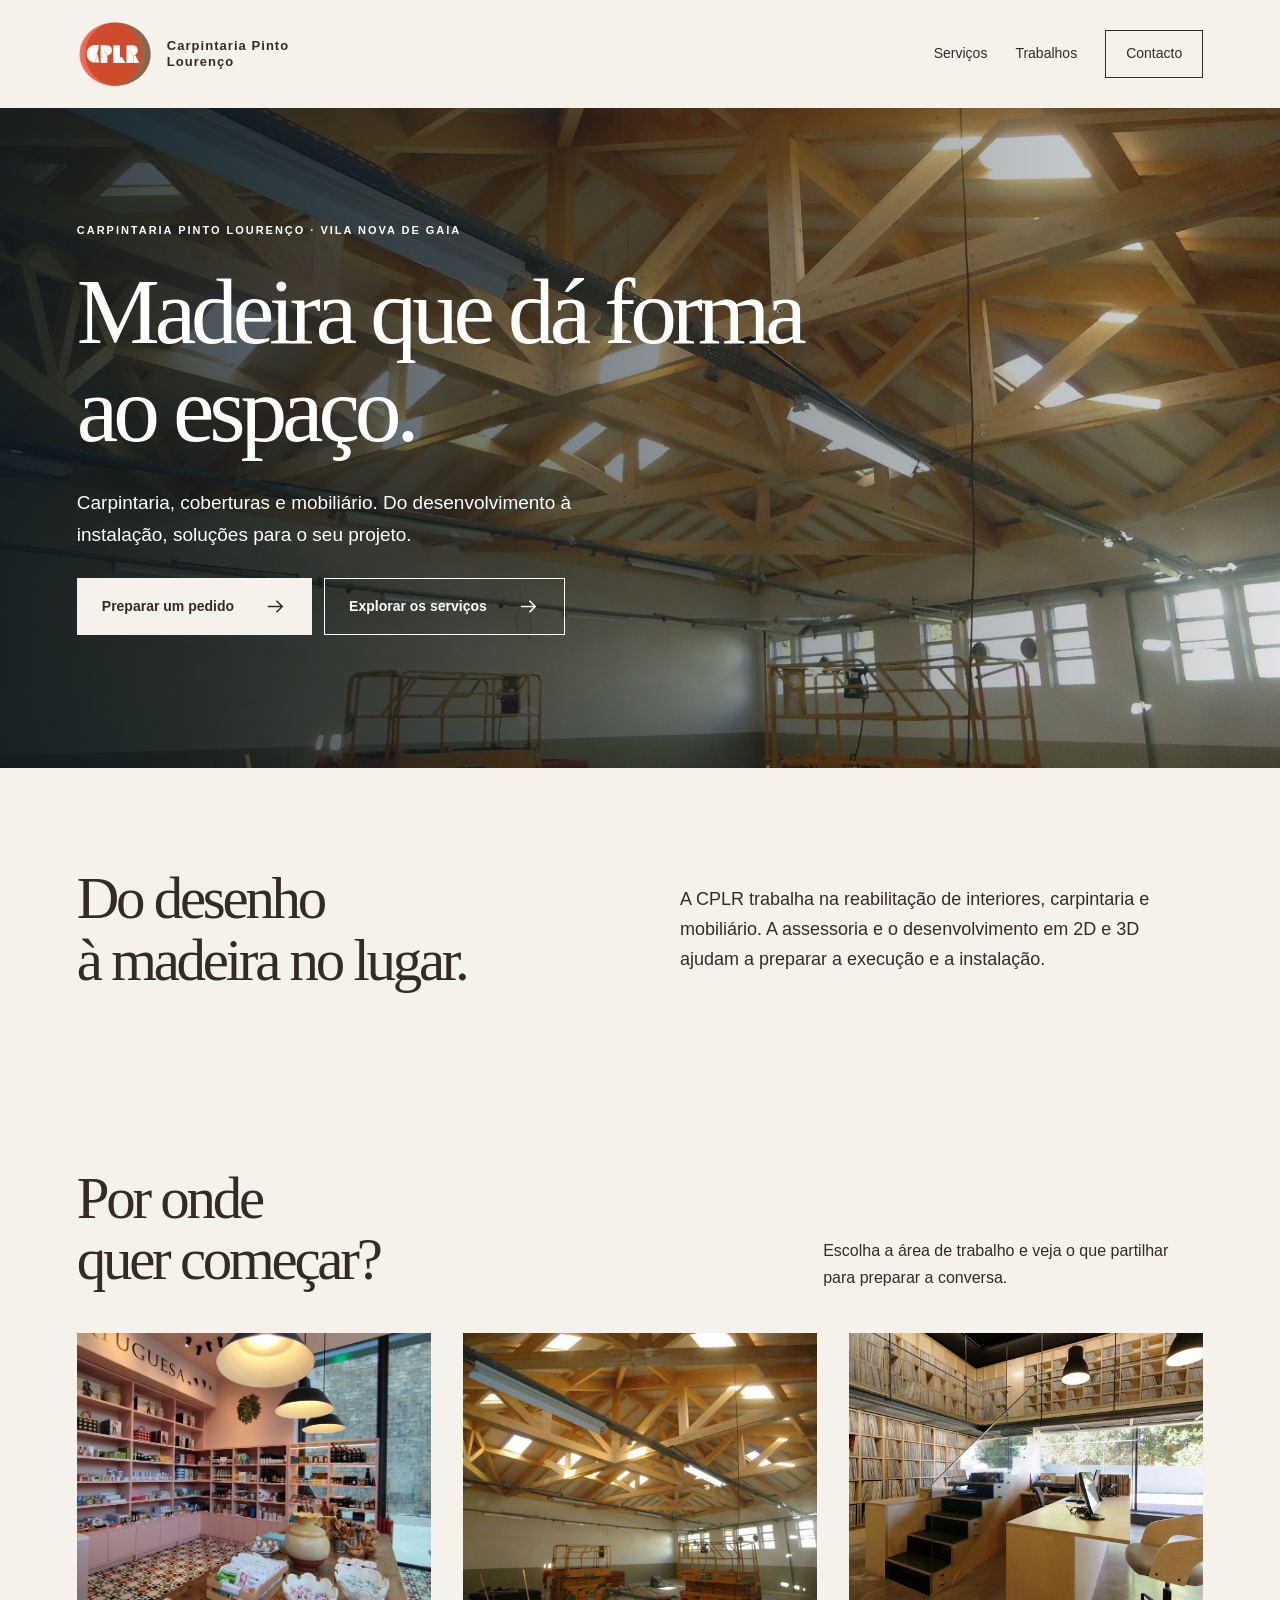
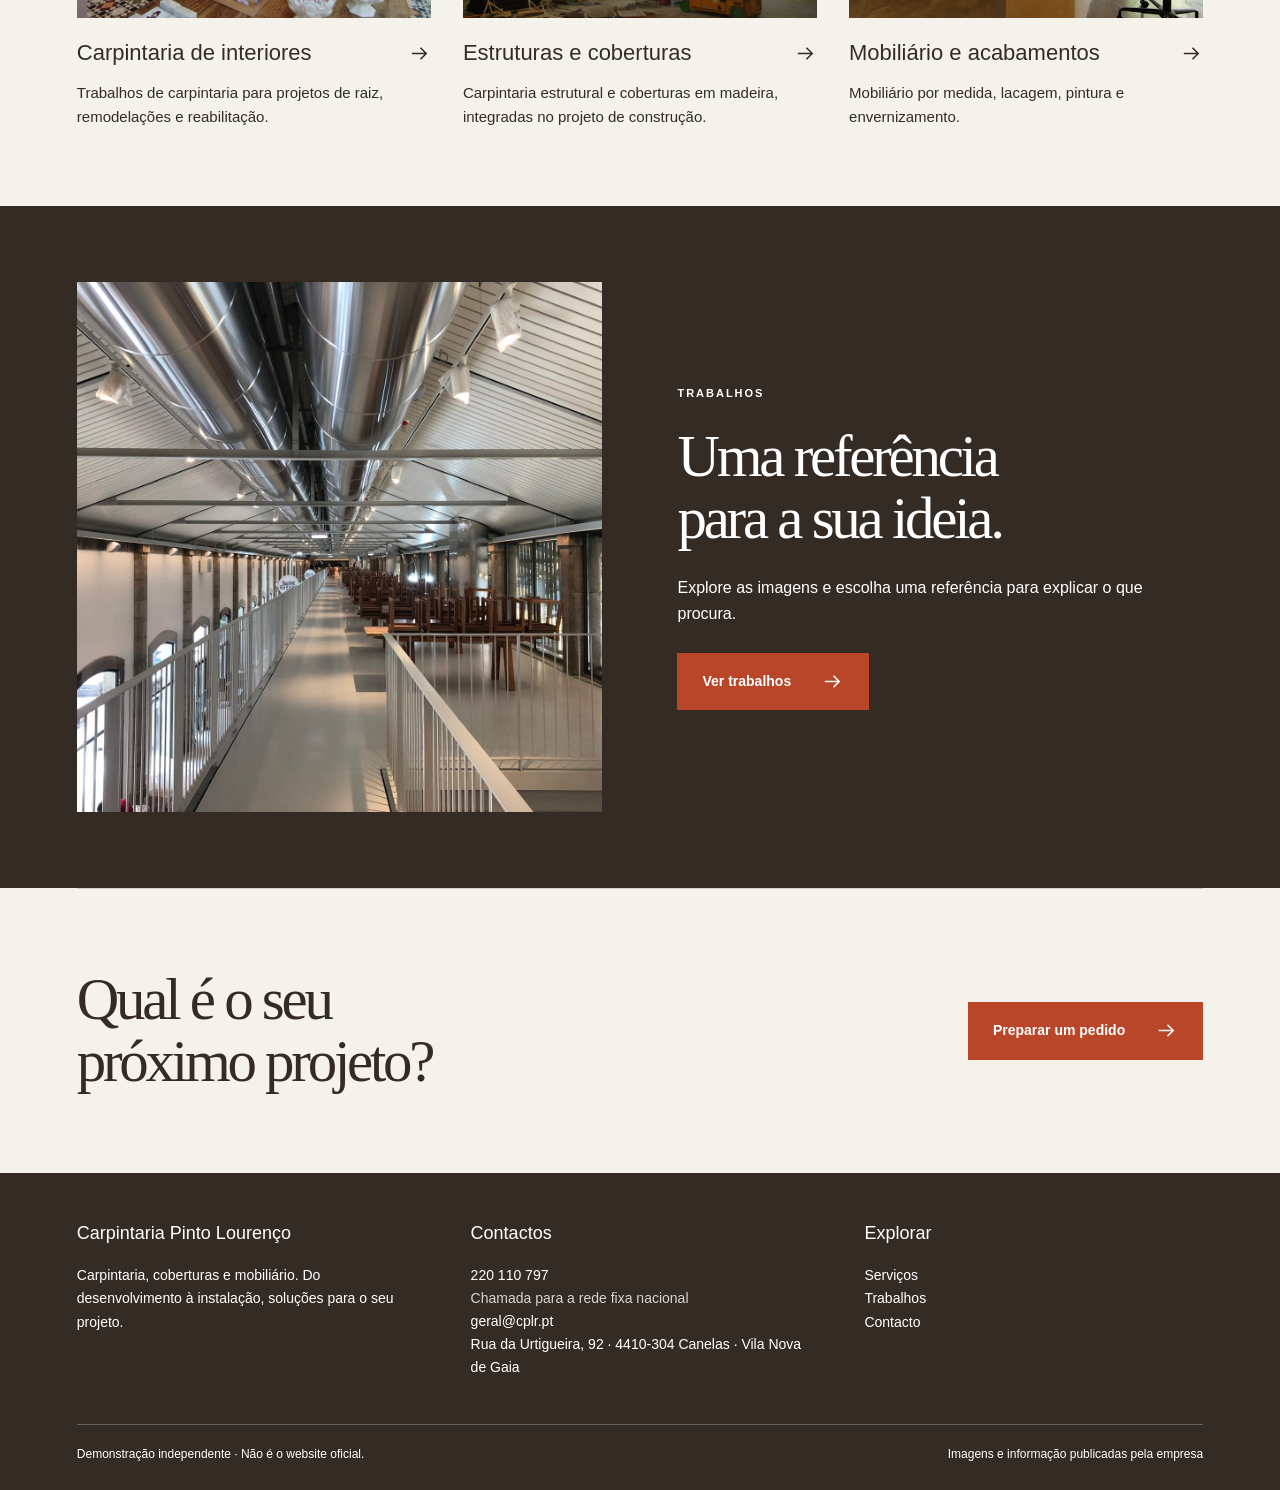
<file: index.html>
<!doctype html><html lang="pt-PT"><head><meta charset="utf-8"><meta name="viewport" content="width=device-width,initial-scale=1"><meta name="robots" content="noindex,nofollow,noarchive"><meta name="description" content="Carpintaria, coberturas e mobiliário. Do desenvolvimento à instalação, soluções para o seu projeto."><title>Início · Carpintaria Pinto Lourenço</title><link rel="stylesheet" href="style.css"><script defer src="app.js"></script></head><body class="pinto-lourenco" style="--accent:#b94628;--dark:#352b25;--paper:#f5f1eb;--display:Georgia,serif"><a class="skip" href="#conteudo">Saltar para o conteúdo</a><header class="header wrap"><a class="logo" href="index.html" aria-label="Carpintaria Pinto Lourenço — início"><img src="assets/logo.png" alt="Carpintaria Pinto Lourenço"><span>Carpintaria Pinto Lourenço</span></a><button class="menu" aria-expanded="false" aria-controls="nav">Menu</button><nav id="nav" class="nav" aria-label="Navegação principal"><a href="servicos.html">Serviços</a><a href="trabalhos.html">Trabalhos</a><a href="contactos.html">Contacto</a></nav></header><main id="conteudo"><section class="hero"><img src="assets/photo-3.jpg" alt="Imagem de apresentação publicada pela Carpintaria Pinto Lourenço"><div class="wrap"><div class="eyebrow">Carpintaria Pinto Lourenço · Vila Nova de Gaia</div><h1 class="site-title">Madeira que dá forma<br>ao espaço.</h1><p>Carpintaria, coberturas e mobiliário. Do desenvolvimento à instalação, soluções para o seu projeto.</p><div class="actions"><a class="button" href="contactos.html">Preparar um pedido<svg viewBox="0 0 24 24" aria-hidden="true"><path d="M4 12h15m-6-6 6 6-6 6"/></svg></a><a class="button outline" href="servicos.html">Explorar os serviços<svg viewBox="0 0 24 24" aria-hidden="true"><path d="M4 12h15m-6-6 6 6-6 6"/></svg></a></div></div></section><div class="wrap"><section class="intro"><h2>Do desenho<br>à madeira no lugar.</h2><div><p>A CPLR trabalha na reabilitação de interiores, carpintaria e mobiliário. A assessoria e o desenvolvimento em 2D e 3D ajudam a preparar a execução e a instalação.</p></div></section><section class="section"><div class="heading"><h2>Por onde<br>quer começar?</h2><p>Escolha a área de trabalho e veja o que partilhar para preparar a conversa.</p></div><div class="grid"><a class="card" href="servicos.html#s0"><img src="assets/photo-1.jpg" alt="Carpintaria de interiores — imagem de apresentação" loading="lazy"><div class="title"><h3>Carpintaria de interiores</h3><svg viewBox="0 0 24 24" aria-hidden="true"><path d="M4 12h15m-6-6 6 6-6 6"/></svg></div><p>Trabalhos de carpintaria para projetos de raiz, remodelações e reabilitação.</p></a><a class="card" href="servicos.html#s1"><img src="assets/photo-3.jpg" alt="Estruturas e coberturas — imagem de apresentação" loading="lazy"><div class="title"><h3>Estruturas e coberturas</h3><svg viewBox="0 0 24 24" aria-hidden="true"><path d="M4 12h15m-6-6 6 6-6 6"/></svg></div><p>Carpintaria estrutural e coberturas em madeira, integradas no projeto de construção.</p></a><a class="card" href="servicos.html#s2"><img src="assets/photo-4.jpg" alt="Mobiliário e acabamentos — imagem de apresentação" loading="lazy"><div class="title"><h3>Mobiliário e acabamentos</h3><svg viewBox="0 0 24 24" aria-hidden="true"><path d="M4 12h15m-6-6 6 6-6 6"/></svg></div><p>Mobiliário por medida, lacagem, pintura e envernizamento.</p></a></div></section></div><section class="section dark"><div class="wrap split"><img src="assets/photo-5.jpg" alt="Imagem publicada pela empresa" loading="lazy"><div><div class="eyebrow">Trabalhos</div><h2>Uma referência<br>para a sua ideia.</h2><p>Explore as imagens e escolha uma referência para explicar o que procura.</p><a class="button" href="trabalhos.html">Ver trabalhos<svg viewBox="0 0 24 24" aria-hidden="true"><path d="M4 12h15m-6-6 6 6-6 6"/></svg></a></div></div></section><div class="wrap"><section class="cta"><h2>Qual é o seu<br>próximo projeto?</h2><a class="button" href="contactos.html">Preparar um pedido<svg viewBox="0 0 24 24" aria-hidden="true"><path d="M4 12h15m-6-6 6 6-6 6"/></svg></a></section></div></main><footer class="footer"><div class="wrap"><div class="footer-grid"><div><h3>Carpintaria Pinto Lourenço</h3><p>Carpintaria, coberturas e mobiliário. Do desenvolvimento à instalação, soluções para o seu projeto.</p></div><div><h3>Contactos</h3><a href="tel:+351220110797">220 110 797</a><p class="small">Chamada para a rede fixa nacional</p><a href="mailto:geral@cplr.pt">geral@cplr.pt</a><p>Rua da Urtigueira, 92 · 4410-304 Canelas · Vila Nova de Gaia</p></div><div><h3>Explorar</h3><a href="servicos.html">Serviços</a><a href="trabalhos.html">Trabalhos</a><a href="contactos.html">Contacto</a></div></div><div class="bottom"><span>Demonstração independente · Não é o website oficial.</span><a href="https://cplr.pt/" target="_blank" rel="noopener">Imagens e informação publicadas pela empresa</a></div></div></footer></body></html>
</file>
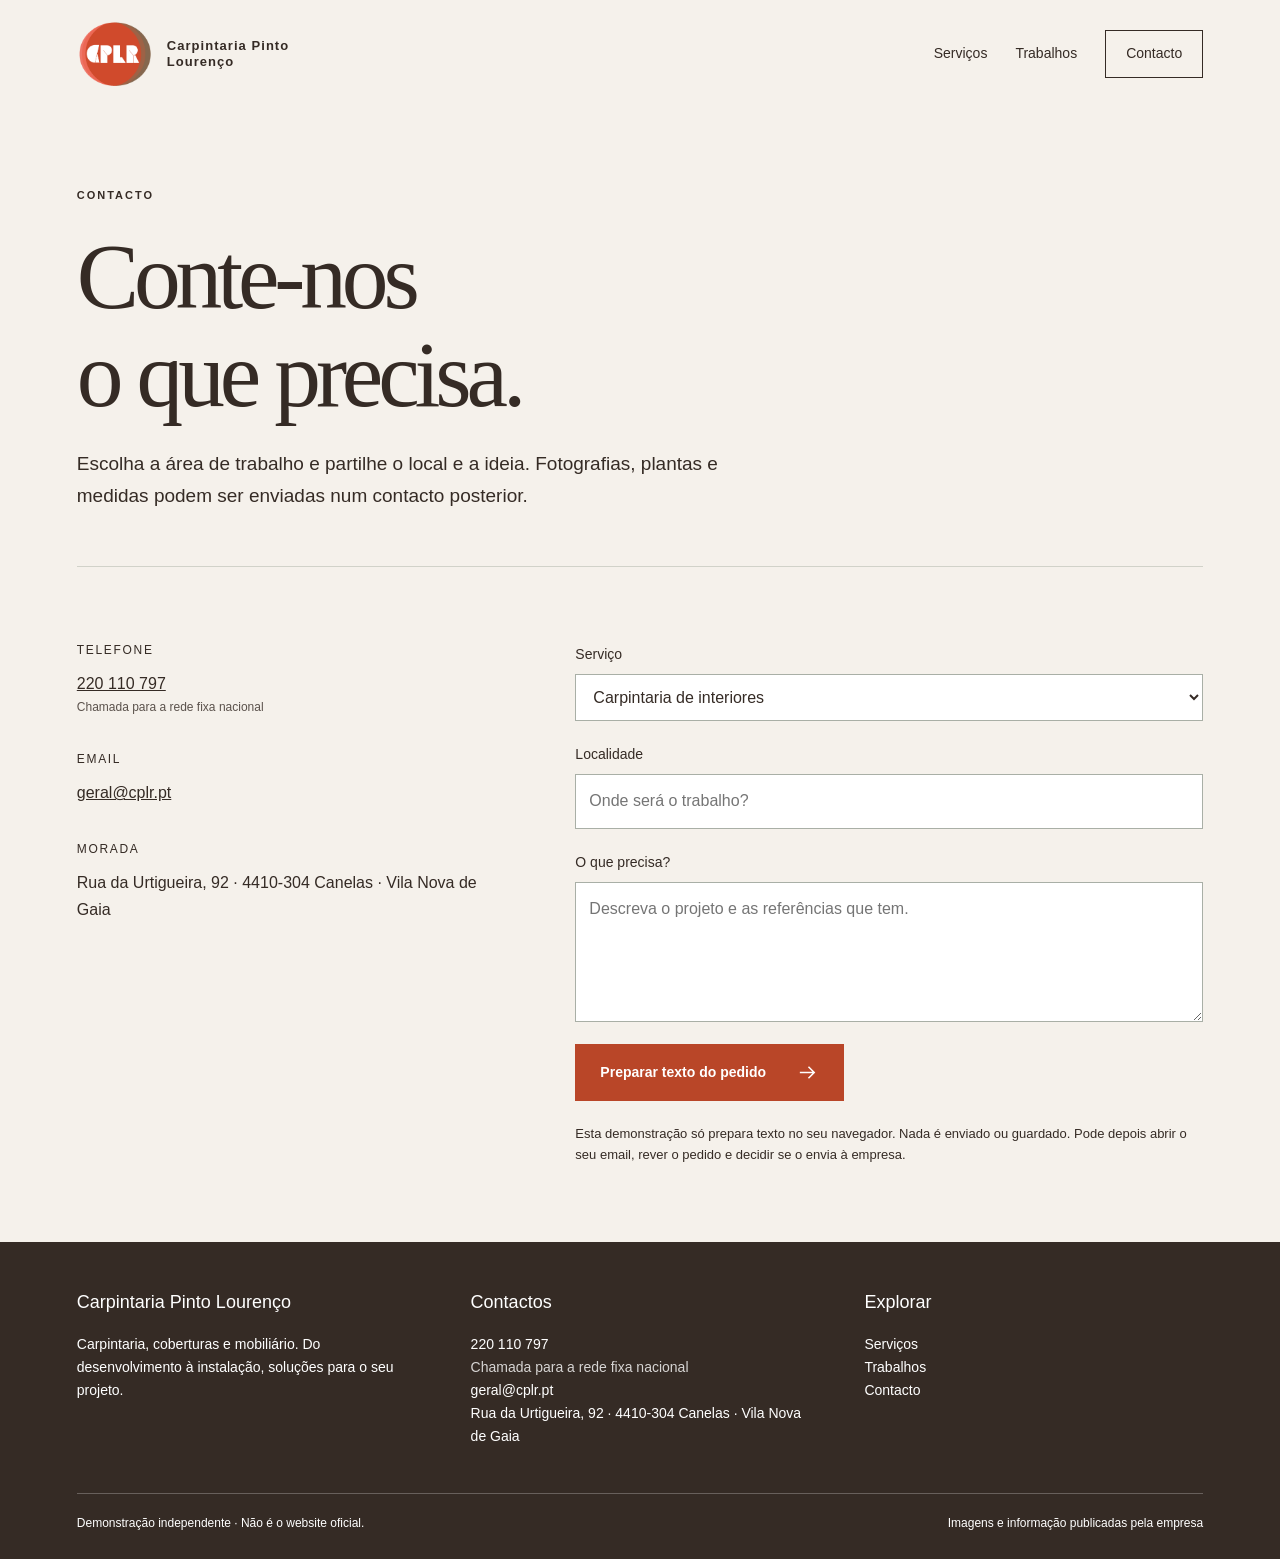
<file: contactos.html>
<!doctype html><html lang="pt-PT"><head><meta charset="utf-8"><meta name="viewport" content="width=device-width,initial-scale=1"><meta name="robots" content="noindex,nofollow,noarchive"><meta name="description" content="Carpintaria, coberturas e mobiliário. Do desenvolvimento à instalação, soluções para o seu projeto."><title>Contacto · Carpintaria Pinto Lourenço</title><link rel="stylesheet" href="style.css"><script defer src="app.js"></script></head><body class="pinto-lourenco" style="--accent:#b94628;--dark:#352b25;--paper:#f5f1eb;--display:Georgia,serif"><a class="skip" href="#conteudo">Saltar para o conteúdo</a><header class="header wrap"><a class="logo" href="index.html" aria-label="Carpintaria Pinto Lourenço — início"><img src="assets/logo.png" alt="Carpintaria Pinto Lourenço"><span>Carpintaria Pinto Lourenço</span></a><button class="menu" aria-expanded="false" aria-controls="nav">Menu</button><nav id="nav" class="nav" aria-label="Navegação principal"><a href="servicos.html">Serviços</a><a href="trabalhos.html">Trabalhos</a><a href="contactos.html" aria-current="page">Contacto</a></nav></header><main id="conteudo"><div class="wrap"><section class="page-top"><div class="eyebrow">Contacto</div><h1>Conte-nos<br>o que precisa.</h1><p>Escolha a área de trabalho e partilhe o local e a ideia. Fotografias, plantas e medidas podem ser enviadas num contacto posterior.</p></section><section class="section contact-layout"><div><div class="detail"><h3>Telefone</h3><a href="tel:+351220110797">220 110 797</a><p class="small">Chamada para a rede fixa nacional</p></div><div class="detail"><h3>Email</h3><a href="mailto:geral@cplr.pt">geral@cplr.pt</a></div><div class="detail"><h3>Morada</h3><p>Rua da Urtigueira, 92 · 4410-304 Canelas · Vila Nova de Gaia</p></div></div><div><form id="request-form" data-email="geral@cplr.pt"><div class="field"><label for="service">Serviço</label><select id="service" name="Serviço"><option>Carpintaria de interiores</option><option>Estruturas e coberturas</option><option>Mobiliário e acabamentos</option></select></div><div class="field"><label for="local">Localidade</label><input id="local" name="Localidade" required placeholder="Onde será o trabalho?"></div><div class="field"><label for="message">O que precisa?</label><textarea id="message" name="Descrição" required placeholder="Descreva o projeto e as referências que tem."></textarea></div><button class="button" type="submit">Preparar texto do pedido<svg viewBox="0 0 24 24" aria-hidden="true"><path d="M4 12h15m-6-6 6 6-6 6"/></svg></button><p class="form-note">Esta demonstração só prepara texto no seu navegador. Nada é enviado ou guardado. Pode depois abrir o seu email, rever o pedido e decidir se o envia à empresa.</p></form><div class="result" id="result" hidden aria-live="polite"><strong>Pré-visualização do pedido — nada foi enviado</strong><pre></pre><a class="button" href="#">Abrir no meu email<svg viewBox="0 0 24 24" aria-hidden="true"><path d="M4 12h15m-6-6 6 6-6 6"/></svg></a></div></div></section></div></main><footer class="footer"><div class="wrap"><div class="footer-grid"><div><h3>Carpintaria Pinto Lourenço</h3><p>Carpintaria, coberturas e mobiliário. Do desenvolvimento à instalação, soluções para o seu projeto.</p></div><div><h3>Contactos</h3><a href="tel:+351220110797">220 110 797</a><p class="small">Chamada para a rede fixa nacional</p><a href="mailto:geral@cplr.pt">geral@cplr.pt</a><p>Rua da Urtigueira, 92 · 4410-304 Canelas · Vila Nova de Gaia</p></div><div><h3>Explorar</h3><a href="servicos.html">Serviços</a><a href="trabalhos.html">Trabalhos</a><a href="contactos.html">Contacto</a></div></div><div class="bottom"><span>Demonstração independente · Não é o website oficial.</span><a href="https://cplr.pt/" target="_blank" rel="noopener">Imagens e informação publicadas pela empresa</a></div></div></footer></body></html>
</file>
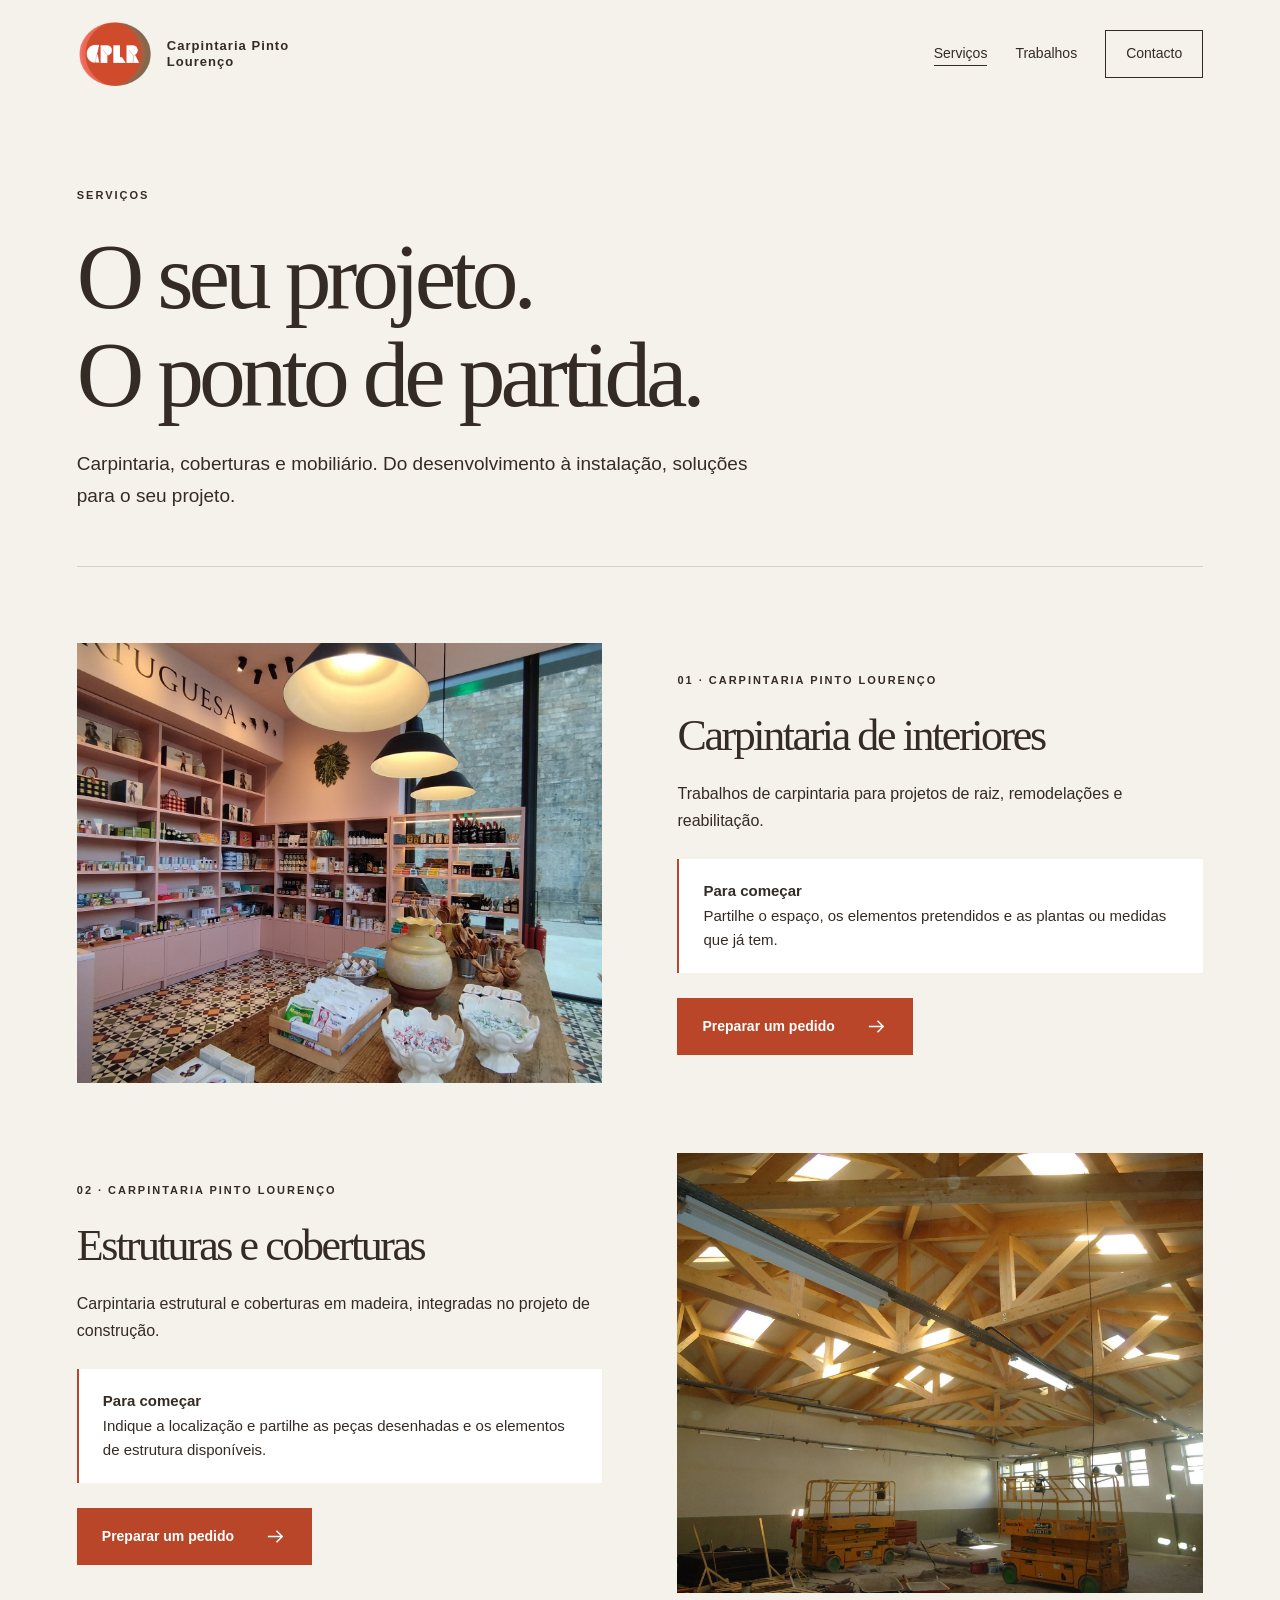
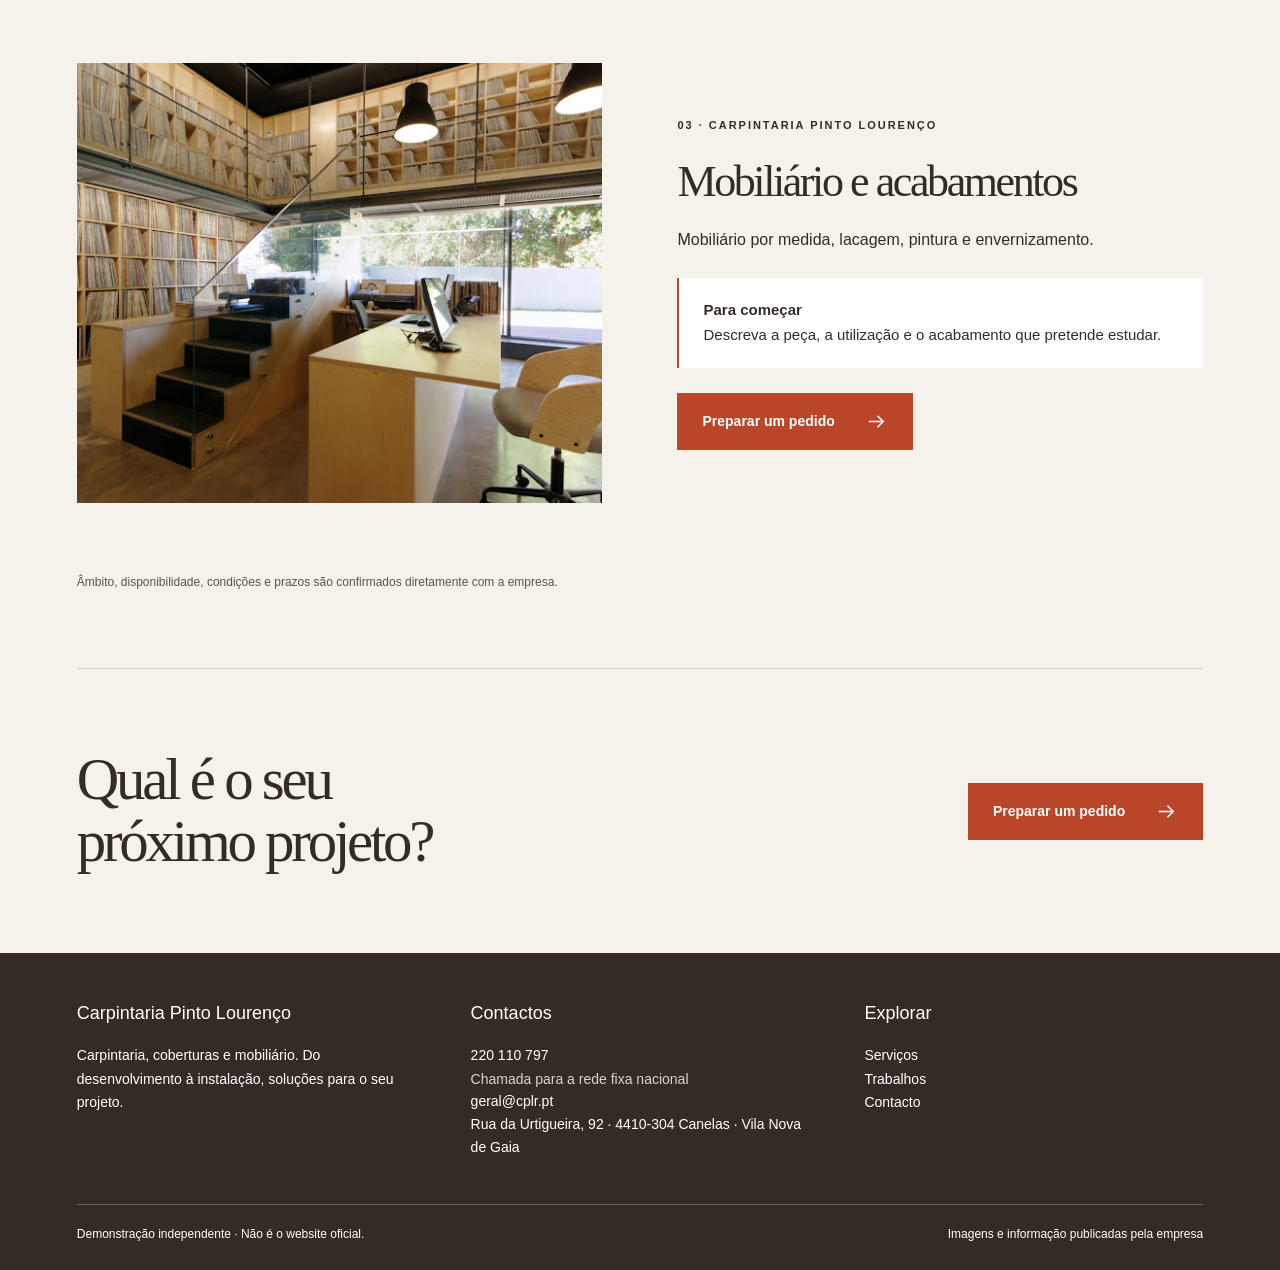
<file: servicos.html>
<!doctype html><html lang="pt-PT"><head><meta charset="utf-8"><meta name="viewport" content="width=device-width,initial-scale=1"><meta name="robots" content="noindex,nofollow,noarchive"><meta name="description" content="Carpintaria, coberturas e mobiliário. Do desenvolvimento à instalação, soluções para o seu projeto."><title>Serviços · Carpintaria Pinto Lourenço</title><link rel="stylesheet" href="style.css"><script defer src="app.js"></script></head><body class="pinto-lourenco" style="--accent:#b94628;--dark:#352b25;--paper:#f5f1eb;--display:Georgia,serif"><a class="skip" href="#conteudo">Saltar para o conteúdo</a><header class="header wrap"><a class="logo" href="index.html" aria-label="Carpintaria Pinto Lourenço — início"><img src="assets/logo.png" alt="Carpintaria Pinto Lourenço"><span>Carpintaria Pinto Lourenço</span></a><button class="menu" aria-expanded="false" aria-controls="nav">Menu</button><nav id="nav" class="nav" aria-label="Navegação principal"><a href="servicos.html" aria-current="page">Serviços</a><a href="trabalhos.html">Trabalhos</a><a href="contactos.html">Contacto</a></nav></header><main id="conteudo"><div class="wrap"><section class="page-top"><div class="eyebrow">Serviços</div><h1>O seu projeto.<br>O ponto de partida.</h1><p>Carpintaria, coberturas e mobiliário. Do desenvolvimento à instalação, soluções para o seu projeto.</p></section><section class="section"><article class="service-row" id="s0"><img src="assets/photo-1.jpg" alt="Imagem de apresentação: Carpintaria de interiores" loading="lazy"><div><div class="eyebrow">01 · Carpintaria Pinto Lourenço</div><h2>Carpintaria de interiores</h2><p>Trabalhos de carpintaria para projetos de raiz, remodelações e reabilitação.</p><div class="prepare"><strong>Para começar</strong><br>Partilhe o espaço, os elementos pretendidos e as plantas ou medidas que já tem.</div><a class="button" href="contactos.html?servico=Carpintaria%20de%20interiores">Preparar um pedido<svg viewBox="0 0 24 24" aria-hidden="true"><path d="M4 12h15m-6-6 6 6-6 6"/></svg></a></div></article><article class="service-row" id="s1"><img src="assets/photo-3.jpg" alt="Imagem de apresentação: Estruturas e coberturas" loading="lazy"><div><div class="eyebrow">02 · Carpintaria Pinto Lourenço</div><h2>Estruturas e coberturas</h2><p>Carpintaria estrutural e coberturas em madeira, integradas no projeto de construção.</p><div class="prepare"><strong>Para começar</strong><br>Indique a localização e partilhe as peças desenhadas e os elementos de estrutura disponíveis.</div><a class="button" href="contactos.html?servico=Estruturas%20e%20coberturas">Preparar um pedido<svg viewBox="0 0 24 24" aria-hidden="true"><path d="M4 12h15m-6-6 6 6-6 6"/></svg></a></div></article><article class="service-row" id="s2"><img src="assets/photo-4.jpg" alt="Imagem de apresentação: Mobiliário e acabamentos" loading="lazy"><div><div class="eyebrow">03 · Carpintaria Pinto Lourenço</div><h2>Mobiliário e acabamentos</h2><p>Mobiliário por medida, lacagem, pintura e envernizamento.</p><div class="prepare"><strong>Para começar</strong><br>Descreva a peça, a utilização e o acabamento que pretende estudar.</div><a class="button" href="contactos.html?servico=Mobili%C3%A1rio%20e%20acabamentos">Preparar um pedido<svg viewBox="0 0 24 24" aria-hidden="true"><path d="M4 12h15m-6-6 6 6-6 6"/></svg></a></div></article><p class="small">Âmbito, disponibilidade, condições e prazos são confirmados diretamente com a empresa.</p></section></div><div class="wrap"><section class="cta"><h2>Qual é o seu<br>próximo projeto?</h2><a class="button" href="contactos.html">Preparar um pedido<svg viewBox="0 0 24 24" aria-hidden="true"><path d="M4 12h15m-6-6 6 6-6 6"/></svg></a></section></div></main><footer class="footer"><div class="wrap"><div class="footer-grid"><div><h3>Carpintaria Pinto Lourenço</h3><p>Carpintaria, coberturas e mobiliário. Do desenvolvimento à instalação, soluções para o seu projeto.</p></div><div><h3>Contactos</h3><a href="tel:+351220110797">220 110 797</a><p class="small">Chamada para a rede fixa nacional</p><a href="mailto:geral@cplr.pt">geral@cplr.pt</a><p>Rua da Urtigueira, 92 · 4410-304 Canelas · Vila Nova de Gaia</p></div><div><h3>Explorar</h3><a href="servicos.html">Serviços</a><a href="trabalhos.html">Trabalhos</a><a href="contactos.html">Contacto</a></div></div><div class="bottom"><span>Demonstração independente · Não é o website oficial.</span><a href="https://cplr.pt/" target="_blank" rel="noopener">Imagens e informação publicadas pela empresa</a></div></div></footer></body></html>
</file>
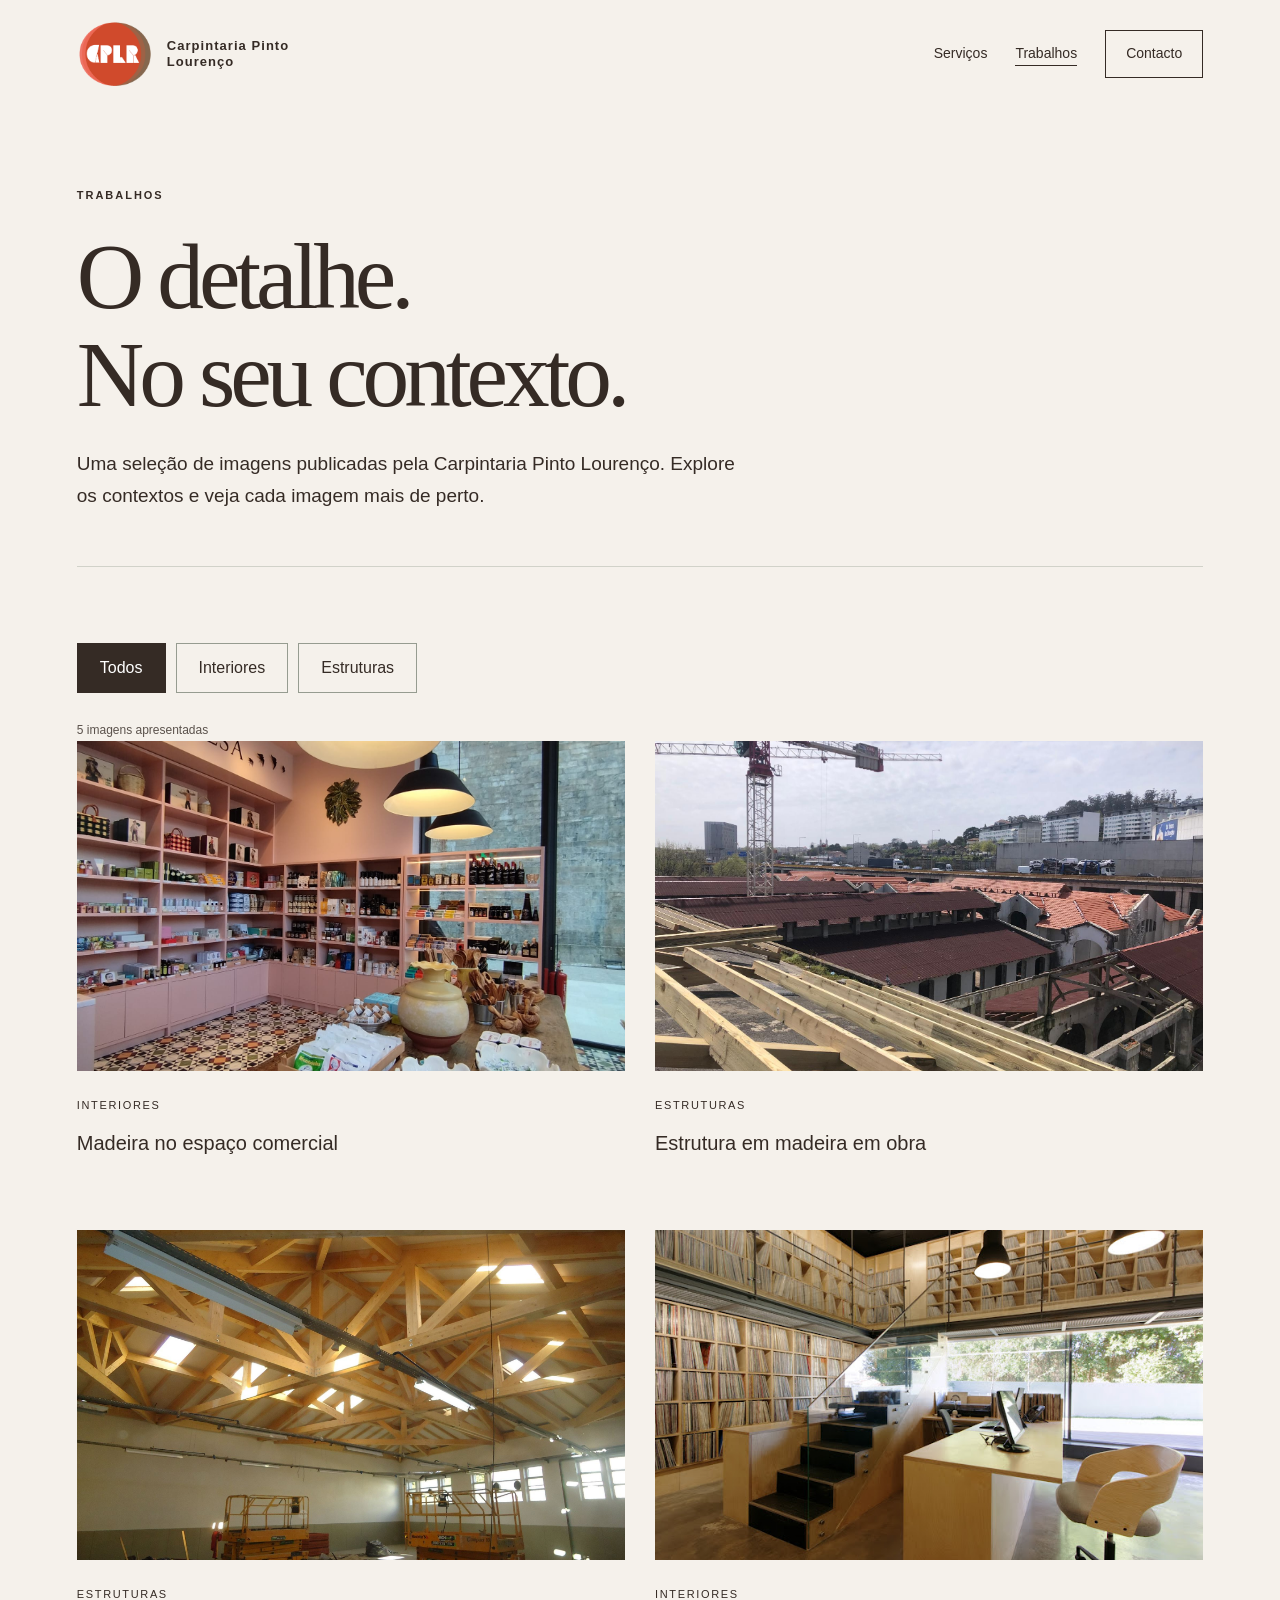
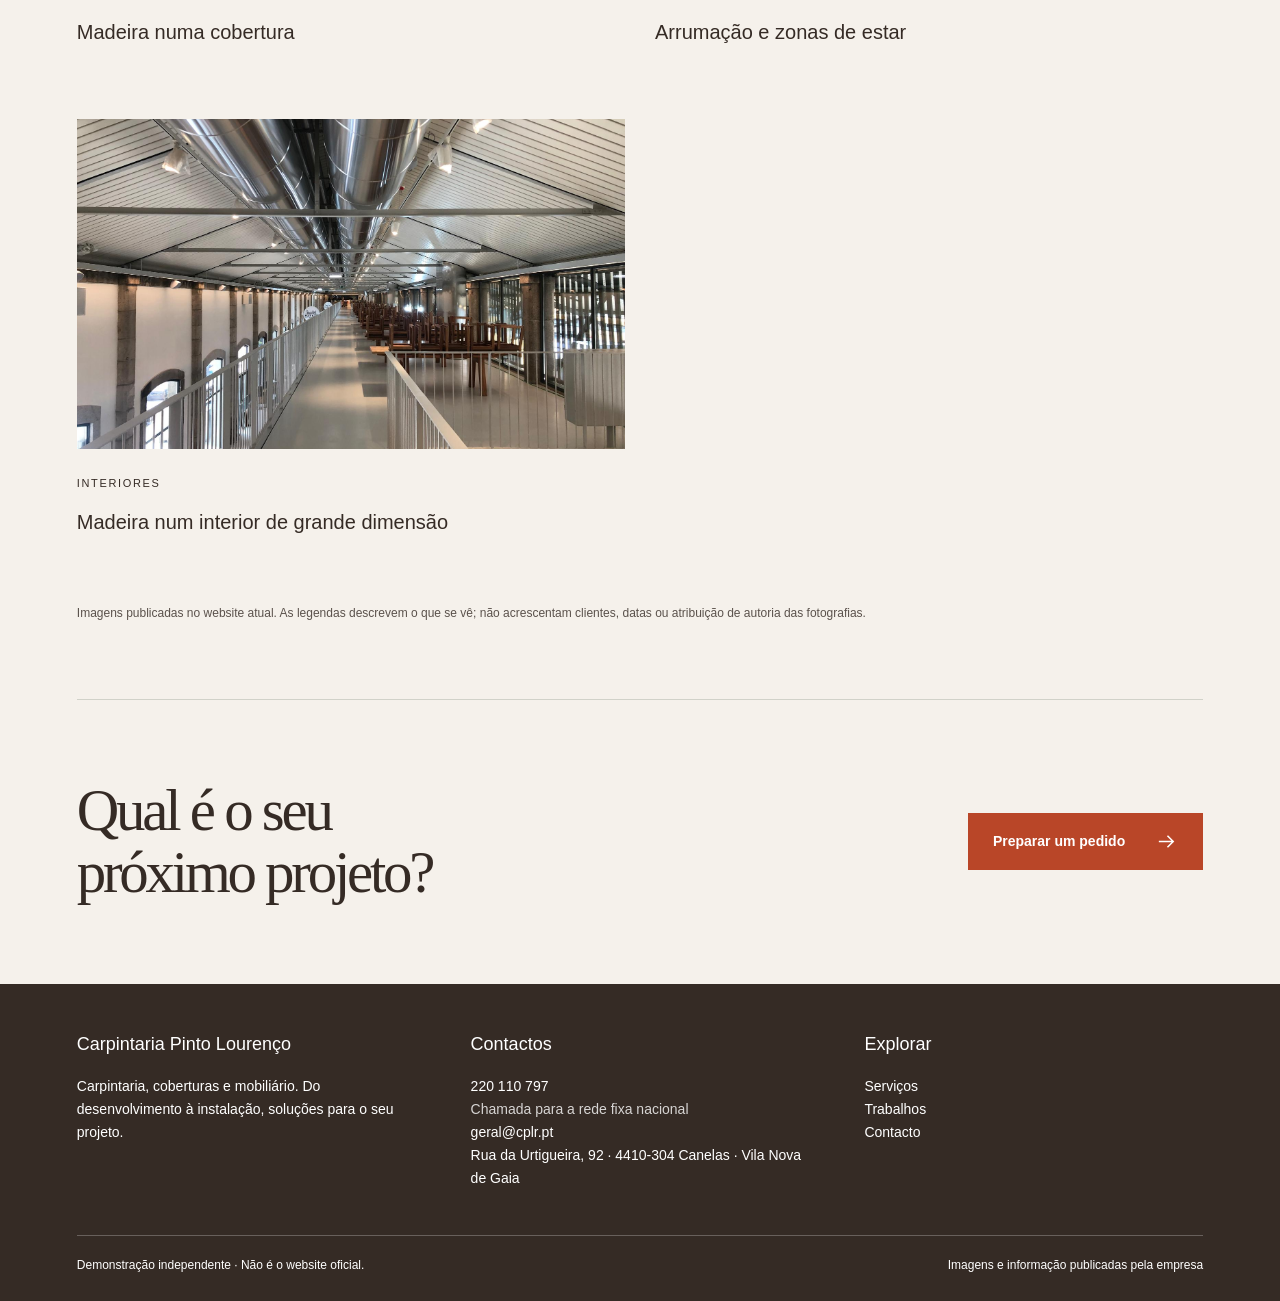
<file: trabalhos.html>
<!doctype html><html lang="pt-PT"><head><meta charset="utf-8"><meta name="viewport" content="width=device-width,initial-scale=1"><meta name="robots" content="noindex,nofollow,noarchive"><meta name="description" content="Carpintaria, coberturas e mobiliário. Do desenvolvimento à instalação, soluções para o seu projeto."><title>Trabalhos · Carpintaria Pinto Lourenço</title><link rel="stylesheet" href="style.css"><script defer src="app.js"></script></head><body class="pinto-lourenco" style="--accent:#b94628;--dark:#352b25;--paper:#f5f1eb;--display:Georgia,serif"><a class="skip" href="#conteudo">Saltar para o conteúdo</a><header class="header wrap"><a class="logo" href="index.html" aria-label="Carpintaria Pinto Lourenço — início"><img src="assets/logo.png" alt="Carpintaria Pinto Lourenço"><span>Carpintaria Pinto Lourenço</span></a><button class="menu" aria-expanded="false" aria-controls="nav">Menu</button><nav id="nav" class="nav" aria-label="Navegação principal"><a href="servicos.html">Serviços</a><a href="trabalhos.html" aria-current="page">Trabalhos</a><a href="contactos.html">Contacto</a></nav></header><main id="conteudo"><div class="wrap"><section class="page-top"><div class="eyebrow">Trabalhos</div><h1>O detalhe.<br>No seu contexto.</h1><p>Uma seleção de imagens publicadas pela Carpintaria Pinto Lourenço. Explore os contextos e veja cada imagem mais de perto.</p></section><section class="section"><div class="filters" aria-label="Filtrar imagens"><button data-filter="Todos" aria-pressed="true">Todos</button><button data-filter="Interiores" aria-pressed="false">Interiores</button><button data-filter="Estruturas" aria-pressed="false">Estruturas</button></div><p id="filter-count" class="small" aria-live="polite">5 imagens apresentadas</p><div class="gallery"><button data-category="Interiores" data-large="assets/photo-1.jpg" data-caption="Madeira no espaço comercial"><img src="assets/photo-1.jpg" alt="Madeira no espaço comercial" loading="lazy"><div class="caption"><small>Interiores</small><strong>Madeira no espaço comercial</strong></div></button><button data-category="Estruturas" data-large="assets/photo-2.jpg" data-caption="Estrutura em madeira em obra"><img src="assets/photo-2.jpg" alt="Estrutura em madeira em obra" loading="lazy"><div class="caption"><small>Estruturas</small><strong>Estrutura em madeira em obra</strong></div></button><button data-category="Estruturas" data-large="assets/photo-3.jpg" data-caption="Madeira numa cobertura"><img src="assets/photo-3.jpg" alt="Madeira numa cobertura" loading="lazy"><div class="caption"><small>Estruturas</small><strong>Madeira numa cobertura</strong></div></button><button data-category="Interiores" data-large="assets/photo-4.jpg" data-caption="Arrumação e zonas de estar"><img src="assets/photo-4.jpg" alt="Arrumação e zonas de estar" loading="lazy"><div class="caption"><small>Interiores</small><strong>Arrumação e zonas de estar</strong></div></button><button data-category="Interiores" data-large="assets/photo-5.jpg" data-caption="Madeira num interior de grande dimensão"><img src="assets/photo-5.jpg" alt="Madeira num interior de grande dimensão" loading="lazy"><div class="caption"><small>Interiores</small><strong>Madeira num interior de grande dimensão</strong></div></button></div><p class="small gallery-note">Imagens publicadas no website atual. As legendas descrevem o que se vê; não acrescentam clientes, datas ou atribuição de autoria das fotografias.</p></section></div><dialog aria-labelledby="dialog-title"><button class="close">Fechar imagem</button><h3 id="dialog-title"></h3><img alt=""><p class="small">Imagem publicada no website da empresa.</p><a id="piece-request" class="button" href="contactos.html">Usar como referência<svg viewBox="0 0 24 24" aria-hidden="true"><path d="M4 12h15m-6-6 6 6-6 6"/></svg></a></dialog><div class="wrap"><section class="cta"><h2>Qual é o seu<br>próximo projeto?</h2><a class="button" href="contactos.html">Preparar um pedido<svg viewBox="0 0 24 24" aria-hidden="true"><path d="M4 12h15m-6-6 6 6-6 6"/></svg></a></section></div></main><footer class="footer"><div class="wrap"><div class="footer-grid"><div><h3>Carpintaria Pinto Lourenço</h3><p>Carpintaria, coberturas e mobiliário. Do desenvolvimento à instalação, soluções para o seu projeto.</p></div><div><h3>Contactos</h3><a href="tel:+351220110797">220 110 797</a><p class="small">Chamada para a rede fixa nacional</p><a href="mailto:geral@cplr.pt">geral@cplr.pt</a><p>Rua da Urtigueira, 92 · 4410-304 Canelas · Vila Nova de Gaia</p></div><div><h3>Explorar</h3><a href="servicos.html">Serviços</a><a href="trabalhos.html">Trabalhos</a><a href="contactos.html">Contacto</a></div></div><div class="bottom"><span>Demonstração independente · Não é o website oficial.</span><a href="https://cplr.pt/" target="_blank" rel="noopener">Imagens e informação publicadas pela empresa</a></div></div></footer></body></html>
</file>
<file: style.css>
*{box-sizing:border-box}html{scroll-behavior:smooth}body{margin:0;background:var(--paper);color:var(--dark);font:16px/1.65 Arial,sans-serif}h1,h2,h3,p{margin:0}h1,h2{font-family:var(--display);font-weight:400;letter-spacing:-.055em;line-height:1.05}h1{font-size:clamp(50px,7.3vw,108px)}h2{font-size:clamp(36px,4.6vw,66px)}h3{font-size:22px;font-weight:500;line-height:1.2}a{color:inherit}img{display:block;max-width:100%}button,input,textarea,select{font:inherit}button,a,input,select,textarea{outline-offset:5px}button{cursor:pointer}button:focus-visible,a:focus-visible{outline:3px solid var(--accent)}svg{width:23px;height:23px;fill:none;stroke:currentColor;stroke-width:1.6;flex:none}.wrap{width:min(1240px,88%);margin:auto}.eyebrow{text-transform:uppercase;font-size:11px;letter-spacing:.18em;font-weight:700;margin-bottom:24px}.header{height:108px;display:flex;align-items:center;justify-content:space-between;gap:25px}.logo img{width:145px;max-height:80px;object-fit:contain}.horto-circunvalacao .logo img{width:84px}.nav{display:flex;gap:36px;align-items:center}.nav a{text-decoration:none;font-size:14px}.nav a[aria-current=page]{border-bottom:1px solid}.nav a:last-child{border:1px solid;padding:11px 20px}.menu{display:none;background:transparent;border:1px solid;padding:8px 15px;color:inherit}.hero{position:relative;isolation:isolate;min-height:660px;display:flex;align-items:center;color:white;background:var(--dark)}.hero>img{position:absolute;width:100%;height:100%;object-fit:cover;inset:0;z-index:-2}.hero:after{content:'';position:absolute;inset:0;background:linear-gradient(90deg,#0a171fd9,#0a171f20);z-index:-1}.horto-circunvalacao .hero:after{background:linear-gradient(90deg,#172c20e6,#172c2020)}.hero .wrap{padding:80px 0 100px}.hero p{max-width:530px;font-size:19px;margin:28px 0}.hero h1{max-width:760px}.button{display:inline-flex;align-items:center;justify-content:space-between;gap:30px;text-decoration:none;padding:16px 24px;border:1px solid var(--accent);background:var(--accent);color:white;font-size:14px;font-weight:600}.hero .button{background:var(--paper);border-color:var(--paper);color:var(--dark)}.button.outline{background:transparent;color:inherit;border-color:currentColor}.actions{display:flex;gap:12px;flex-wrap:wrap}.intro{padding:100px 0;display:grid;grid-template-columns:1fr 1fr;gap:80px;align-items:center}.intro p{font-size:18px;max-width:530px}.intro .button{margin-top:24px}.line{border-top:1px solid #969c9060;display:flex;gap:24px;flex-wrap:wrap;padding:22px 0;font-size:13px}.section{padding:76px 0}.heading{display:flex;gap:45px;align-items:end;justify-content:space-between;margin-bottom:42px}.heading p{max-width:380px}.grid{display:grid;grid-template-columns:repeat(3,1fr);gap:32px}.card{text-decoration:none}.card img{width:100%;height:285px;object-fit:cover}.card .title{display:flex;align-items:center;justify-content:space-between;gap:15px;margin:22px 0 14px}.card p{font-size:15px}.split{display:grid;grid-template-columns:1fr 1fr;gap:75px;align-items:center}.split>img{width:100%;height:530px;object-fit:cover}.split p{margin:25px 0}.dark{background:var(--dark);color:white}.cta{padding:80px 0;display:flex;justify-content:space-between;align-items:center;gap:45px;border-top:1px solid #969c9060}.cta h2{max-width:720px}.footer{background:var(--dark);color:white;padding:50px 0 25px}.footer-grid{display:grid;grid-template-columns:1fr 1fr 1fr;gap:55px}.footer h3{font-size:18px;margin-bottom:20px}.footer a{display:block;text-decoration:none;overflow-wrap:anywhere}.footer p,.footer a{font-size:14px}.bottom{border-top:1px solid #ffffff40;margin-top:45px;padding-top:20px;display:flex;gap:25px;justify-content:space-between;font-size:12px}.bottom a{font-size:12px}.small{font-size:12px;line-height:1.6;opacity:.8}.page-top{padding:78px 0 55px;border-bottom:1px solid #969c9060}.page-top p{font-size:19px;margin-top:24px;max-width:680px}.service-row{display:grid;grid-template-columns:1fr 1fr;gap:75px;align-items:center;margin-bottom:70px;scroll-margin-top:25px}.service-row:nth-child(even)>img{order:2}.service-row>img{width:100%;height:440px;object-fit:cover}.service-row h2{font-size:44px}.service-row p{margin:22px 0}.prepare{padding:20px 24px;border-left:2px solid var(--accent);background:white;font-size:15px;margin:25px 0}.filters{display:flex;gap:10px;flex-wrap:wrap;margin-bottom:28px}.filters button,.route button{border:1px solid #969c90;background:transparent;color:inherit;padding:11px 22px}.filters button[aria-pressed=true],.route button[aria-pressed=true]{background:var(--dark);color:white;border-color:var(--dark)}.gallery{display:grid;grid-template-columns:1fr 1fr;gap:40px 30px}.gallery button{border:0;padding:0;background:transparent;text-align:left;color:inherit}.gallery img{width:100%;height:390px;object-fit:cover}.gallery strong{display:block;font-size:20px;font-weight:400;margin:10px 0}.gallery small{font-size:11px;text-transform:uppercase;letter-spacing:.15em}.gallery button[hidden]{display:none}.gallery .caption{padding:20px 0}.gallery-note{margin-top:35px}.route{display:flex;gap:12px;flex-wrap:wrap;margin:35px 0}.route button{min-width:150px}.route-panel{display:grid;grid-template-columns:1.2fr 1fr;gap:55px;align-items:center}.route-panel>img{width:100%;height:430px;object-fit:cover}.route-panel p{margin:25px 0}.steps{display:grid;grid-template-columns:repeat(3,1fr);gap:40px}.steps article{border-top:1px solid #969c9060;padding-top:25px}.steps small{display:block;margin-bottom:20px;letter-spacing:.15em}.steps p{margin:18px 0;font-size:15px}.contact-layout{display:grid;grid-template-columns:.8fr 1.2fr;gap:80px}.detail{margin-bottom:35px}.detail h3{font-size:12px;text-transform:uppercase;letter-spacing:.14em;margin-bottom:14px}.detail a{display:block;overflow-wrap:anywhere}.field{display:grid;gap:8px;margin-bottom:22px}.field label{font-size:14px}.field input,.field select,.field textarea{padding:13px;border:1px solid #a9afa6;background:white;color:var(--dark);width:100%;border-radius:0}.field textarea{min-height:140px;resize:vertical}.field-grid{display:grid;grid-template-columns:1fr 1fr;gap:20px}.form-note{font-size:13px;margin-top:22px}.result{margin-top:30px;padding:25px;background:white;border-left:3px solid var(--accent)}.result pre{white-space:pre-wrap;font:inherit;font-size:15px;overflow-wrap:anywhere;margin:20px 0}.result[hidden]{display:none}dialog{border:0;padding:22px;background:var(--paper);color:var(--dark);width:min(960px,94vw);max-height:94vh}dialog::backdrop{background:#000b}dialog img{max-height:70vh;object-fit:contain;margin:20px auto}.close{display:block;margin-left:auto;padding:9px 16px;background:var(--dark);color:white;border:0}.skip{position:absolute;left:-9999px}.skip:focus{left:12px;top:12px;background:white;color:black;padding:12px;z-index:10}.vstrans h1,.vstrans h2{font-weight:500}.vstrans .hero{margin:0 3%}.vstrans .hero img{object-position:center}.horto-circunvalacao .card img{border-radius:110px 110px 0 0}.horto-circunvalacao .card:nth-child(2) img{border-radius:0}.horto-circunvalacao .hero img{object-position:70% center}@media(max-width:900px){.grid{gap:20px}.card img{height:230px}.intro,.split,.service-row,.contact-layout{gap:35px}.footer-grid{gap:30px}.nav{gap:20px}.heading{gap:25px}}@media(max-width:650px){.header{height:86px;position:relative}.logo img{max-width:125px;max-height:66px}.horto-circunvalacao .logo img{width:65px}.menu{display:block}.nav{display:none;position:absolute;top:80px;left:-7%;right:-7%;padding:25px 7%;background:var(--paper);z-index:9;align-items:stretch;flex-direction:column;gap:22px;border-bottom:1px solid #969c9060}.nav.open{display:flex}.nav a:last-child{text-align:center}.hero{min-height:640px}.hero .wrap{padding:70px 0 85px}.hero p{font-size:17px}.vstrans .hero{margin:0}.hero:after{background:linear-gradient(90deg,#0a171feb,#0a171f55)}.horto-circunvalacao .hero:after{background:linear-gradient(90deg,#172c20eb,#172c2055)}.intro,.split,.service-row,.contact-layout,.route-panel{grid-template-columns:1fr;gap:30px}.intro{padding:65px 0}.intro p{font-size:17px}.section{padding:55px 0}.heading{display:block}.heading p{margin-top:24px}.grid{grid-template-columns:1fr;gap:38px}.card img{height:330px}.split>img{height:370px}.cta{display:block;padding:55px 0}.cta .button{margin-top:30px}.footer-grid{grid-template-columns:1fr;gap:32px}.bottom{display:block}.bottom a{margin-top:12px}.page-top{padding:55px 0 40px}.page-top p{font-size:17px}.service-row{margin-bottom:55px}.service-row:nth-child(even)>img{order:0}.service-row>img{height:330px}.service-row h2{font-size:36px}.gallery{grid-template-columns:1fr;gap:30px}.gallery img{height:350px}.route{display:grid;grid-template-columns:repeat(3,1fr);gap:8px}.route button{min-width:0;padding:10px 8px;font-size:13px}.route-panel>img{height:320px}.steps{grid-template-columns:1fr;gap:30px}.field-grid{grid-template-columns:1fr;gap:0}.line{gap:12px}.button{max-width:100%;gap:20px}.contact-layout{gap:45px}}@media(prefers-reduced-motion:reduce){html{scroll-behavior:auto}}
.logo{display:flex;align-items:center;gap:14px;text-decoration:none}.logo img{width:76px;height:68px;object-fit:contain}.logo span{font-size:13px;letter-spacing:.08em;font-weight:700;max-width:190px;line-height:1.25}.header .nav{gap:28px}.portapta .logo img{width:170px;height:auto}.portapta .logo span{display:none}.igs-serralharia .logo img{width:68px;height:68px}.gallery img{height:330px}.site-title{max-width:780px}@media(max-width:700px){.logo img{width:64px;height:60px}.logo span{max-width:150px;font-size:11px}.portapta .logo img{width:158px}.gallery img{height:320px}.hero .wrap{padding:60px 0 70px}.hero h1{font-size:clamp(44px,11vw,66px)}.hero{min-height:650px}}
</file>
